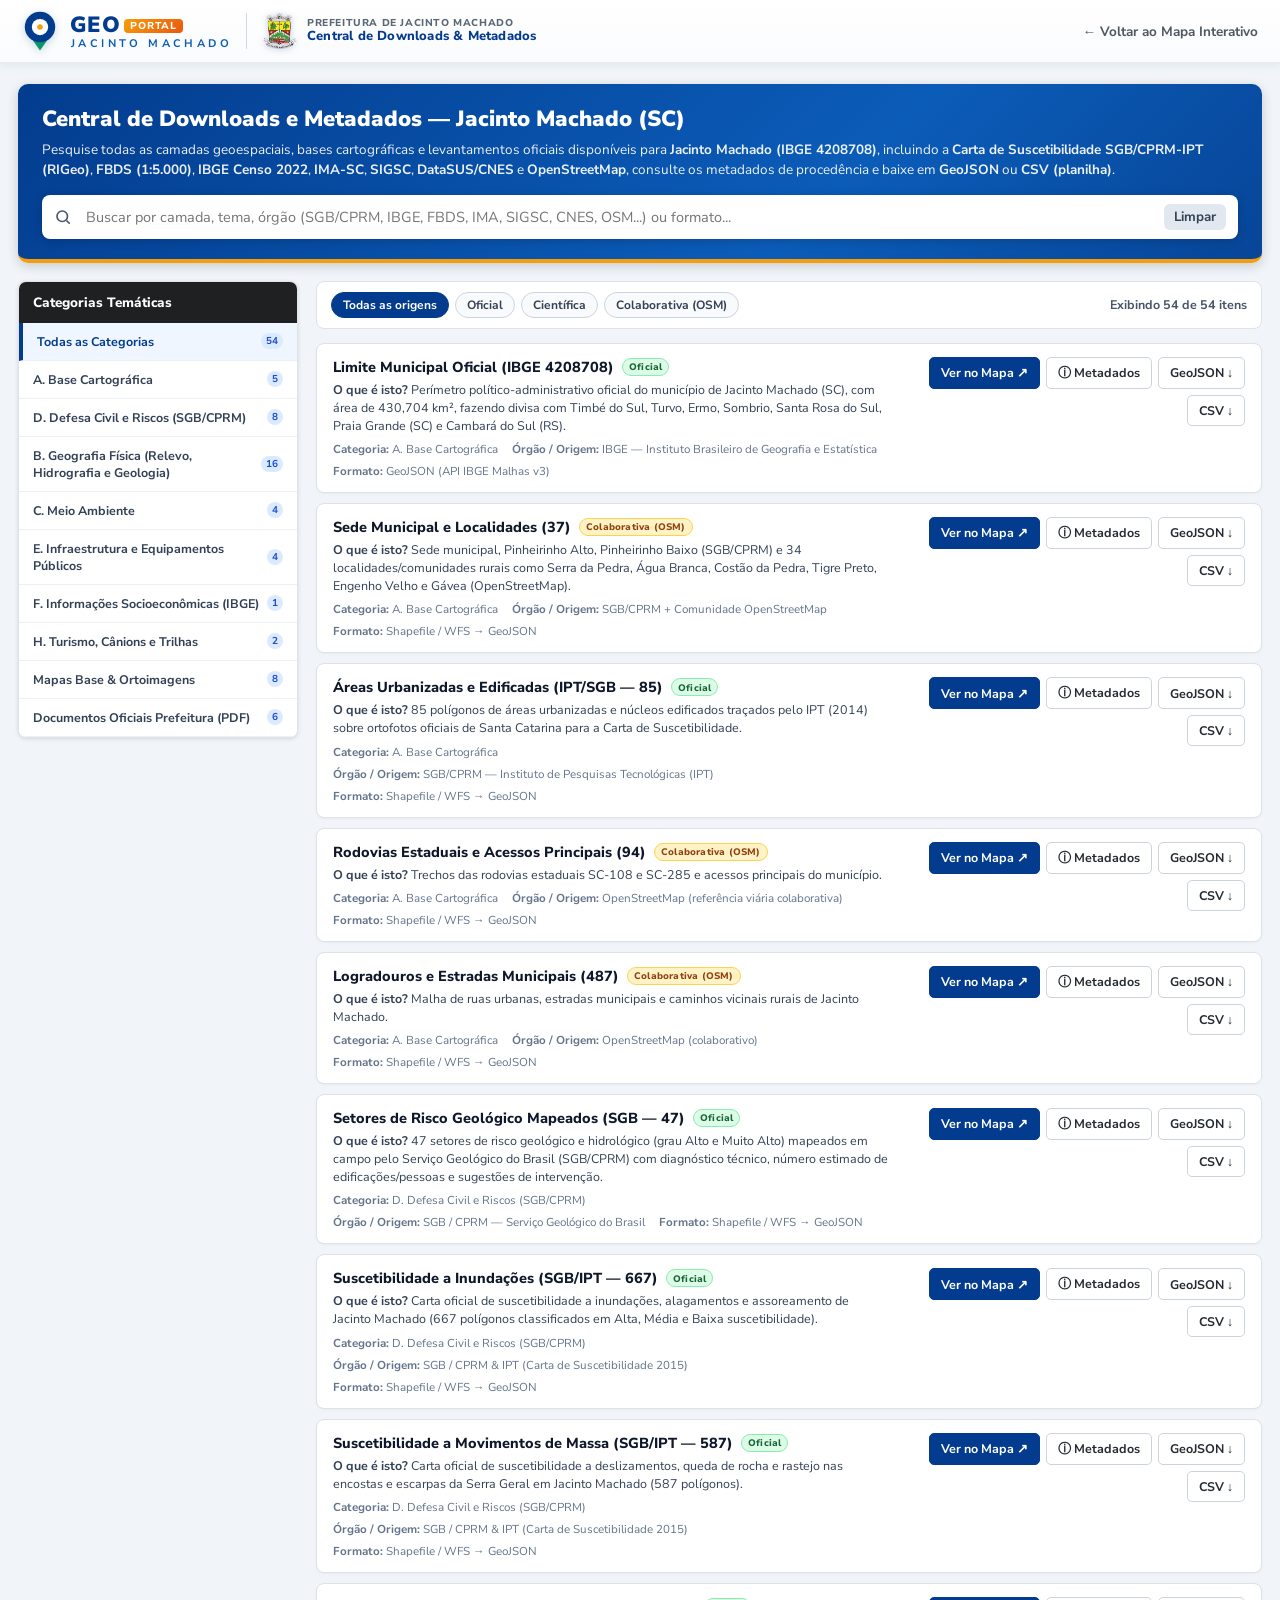
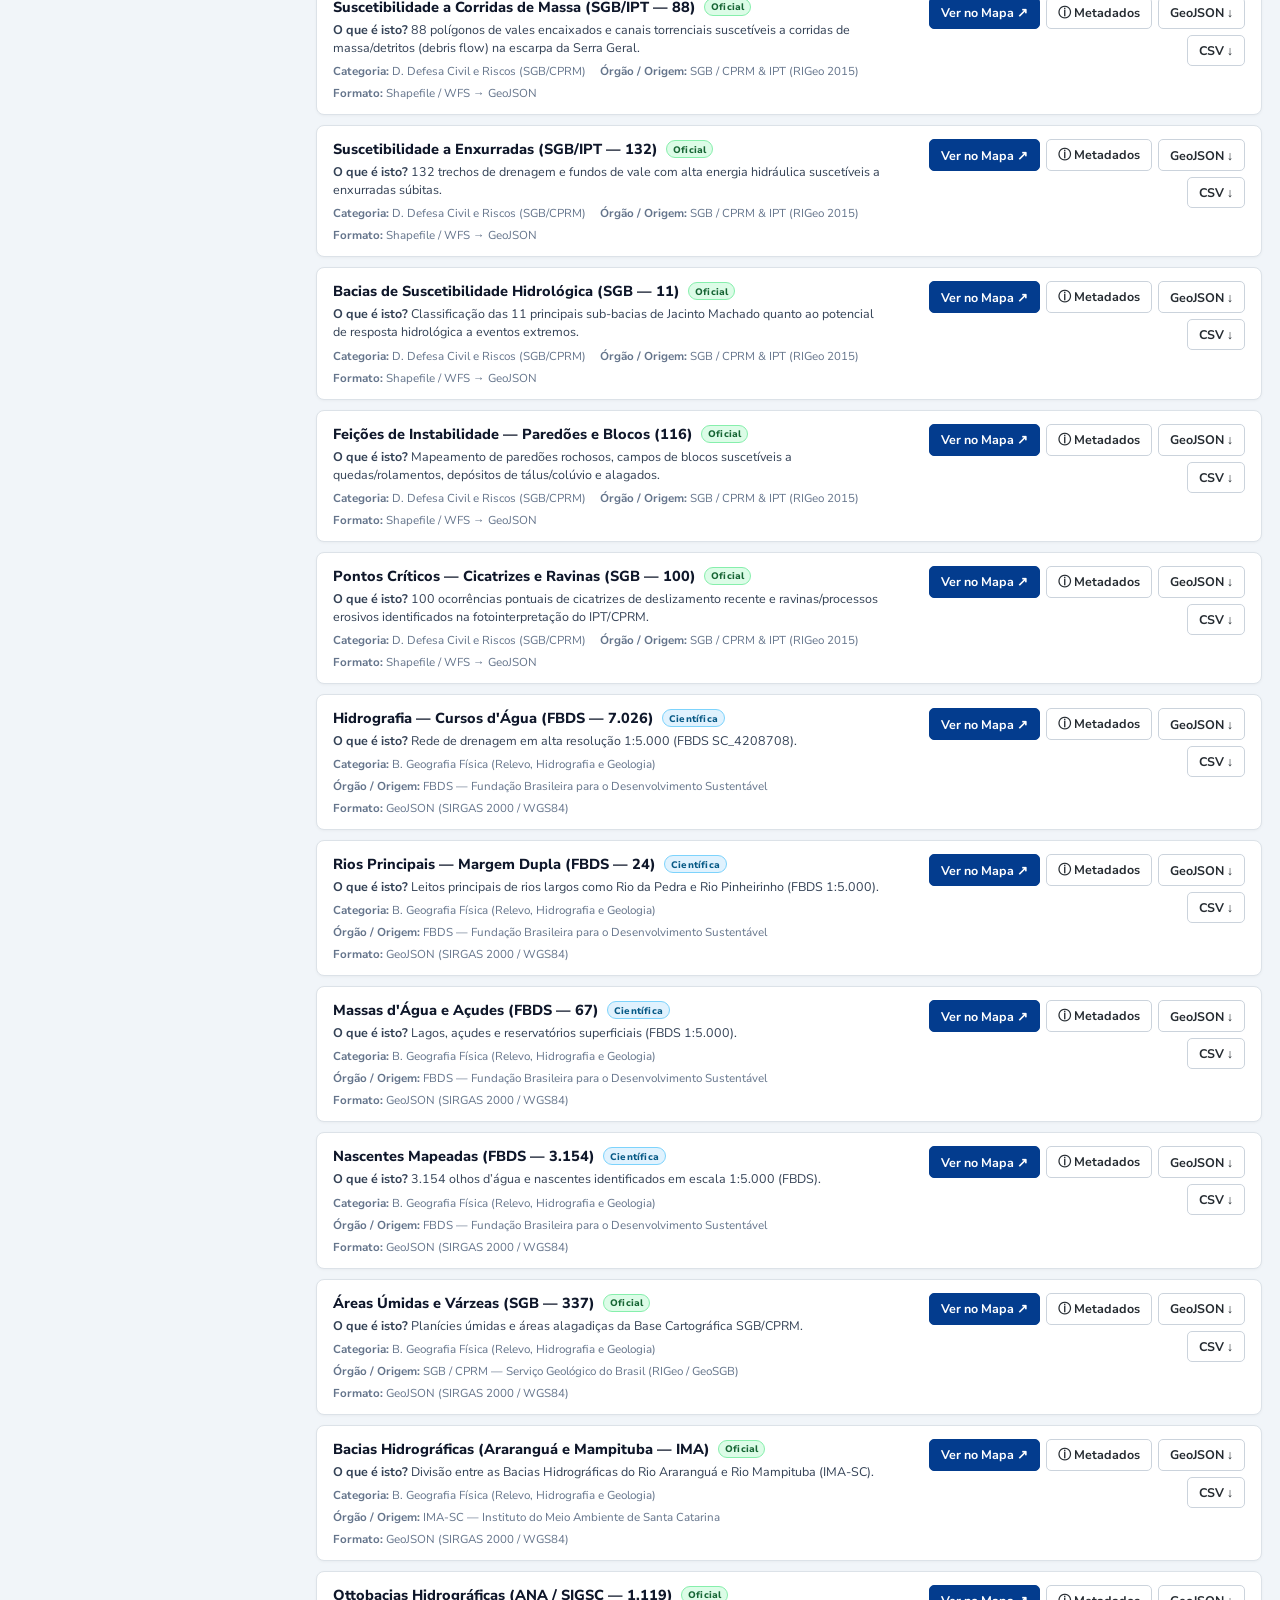
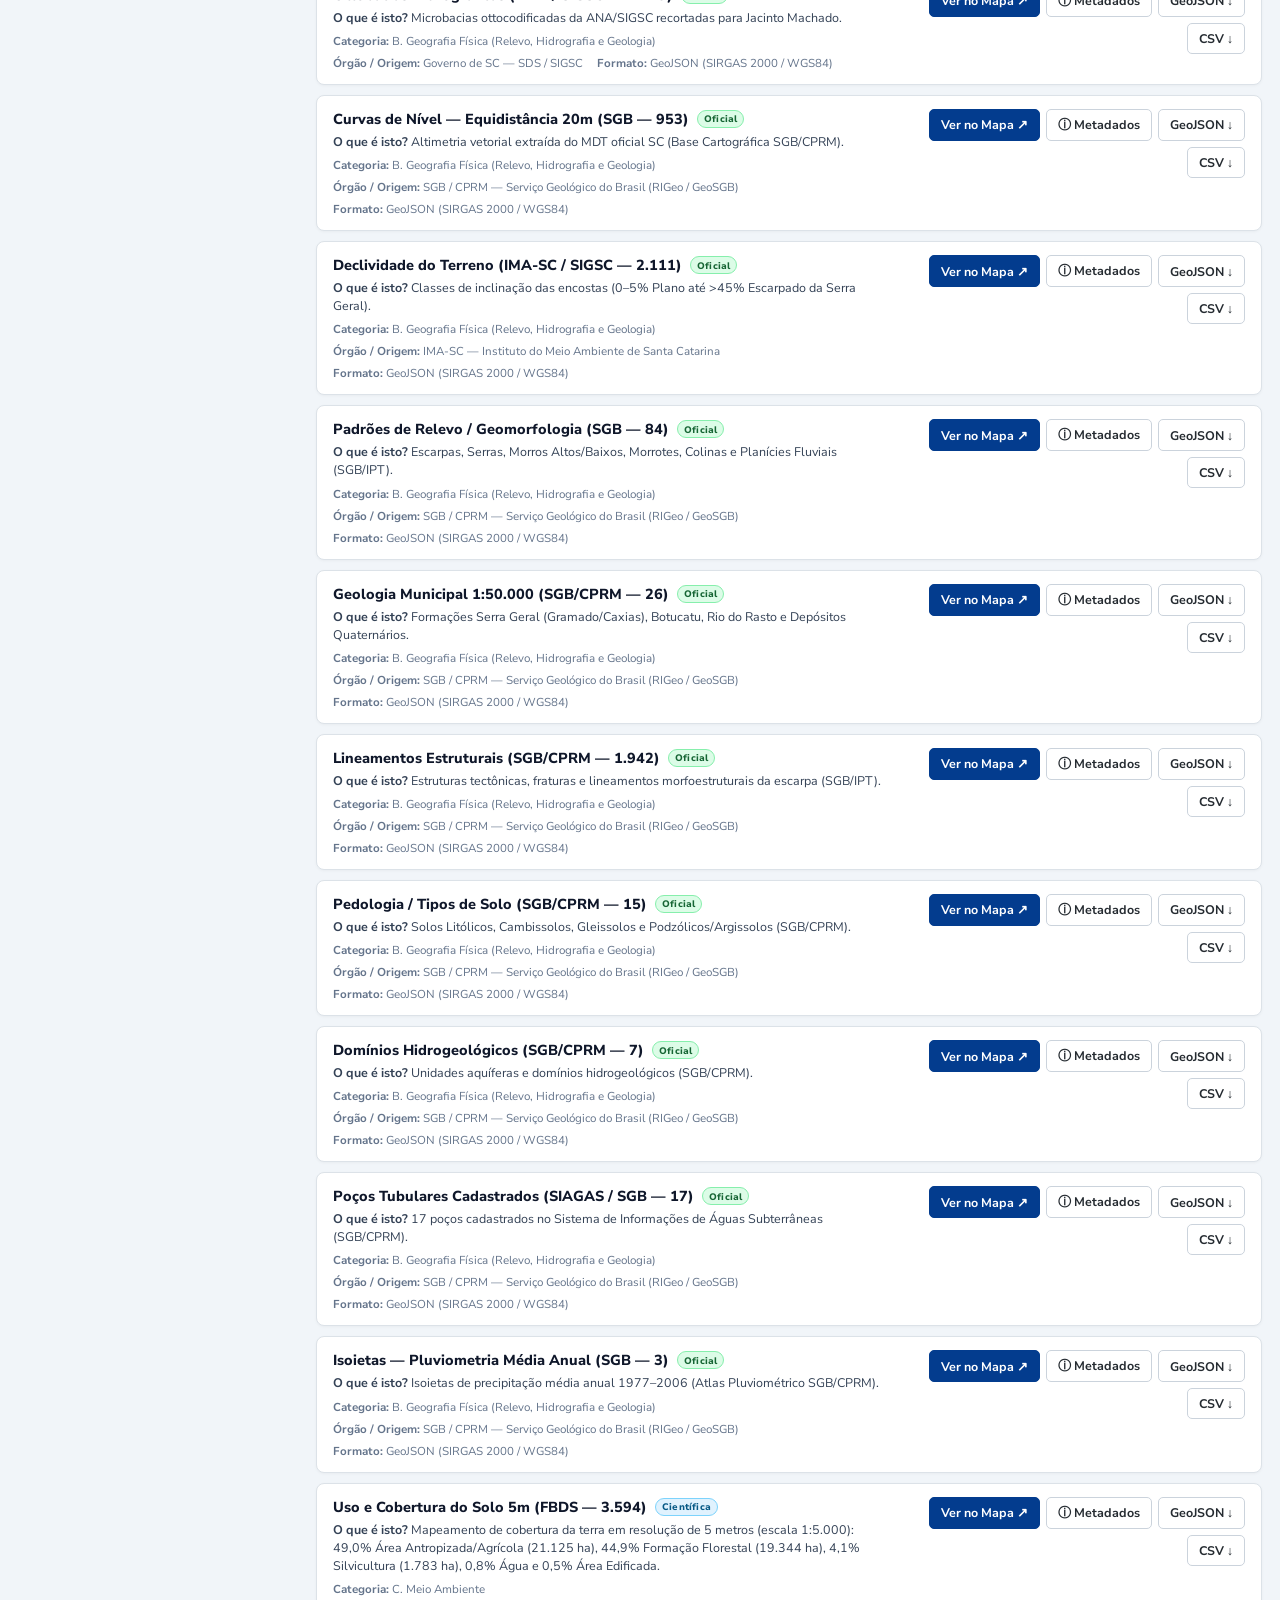
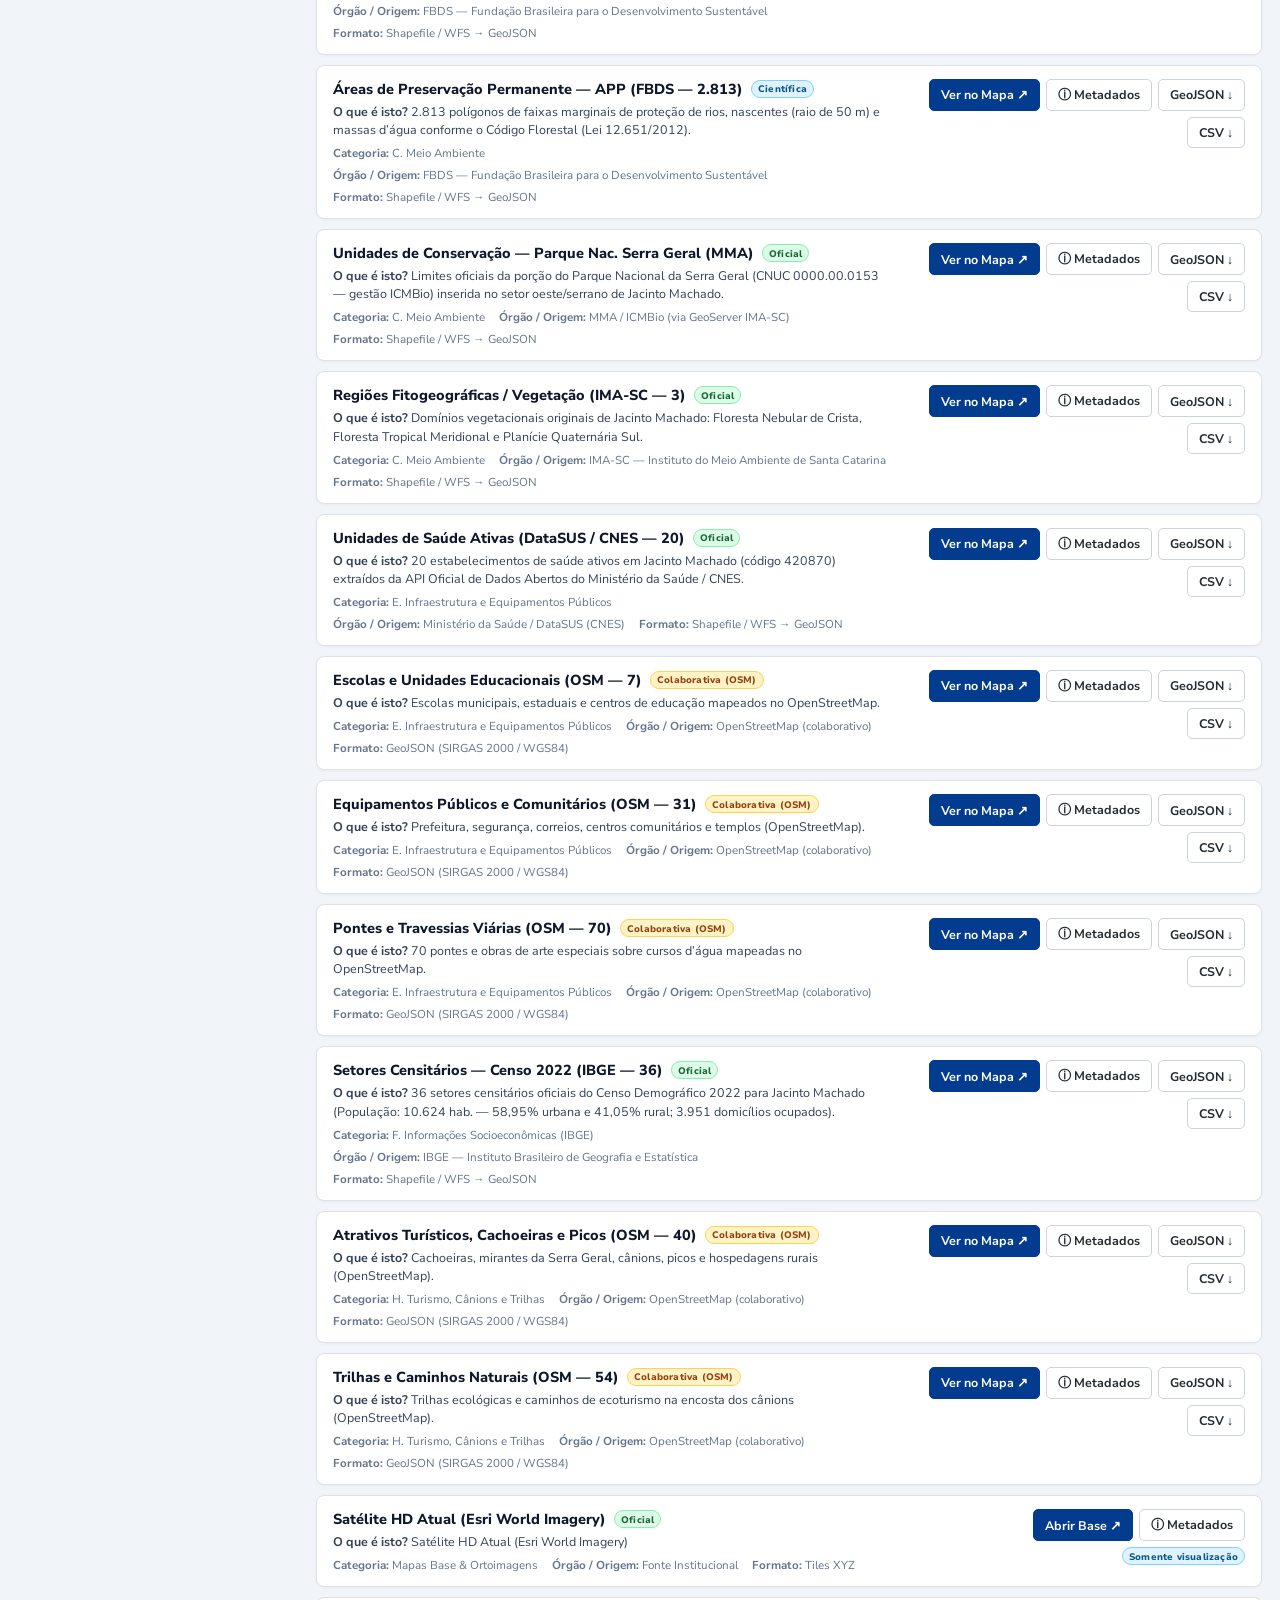
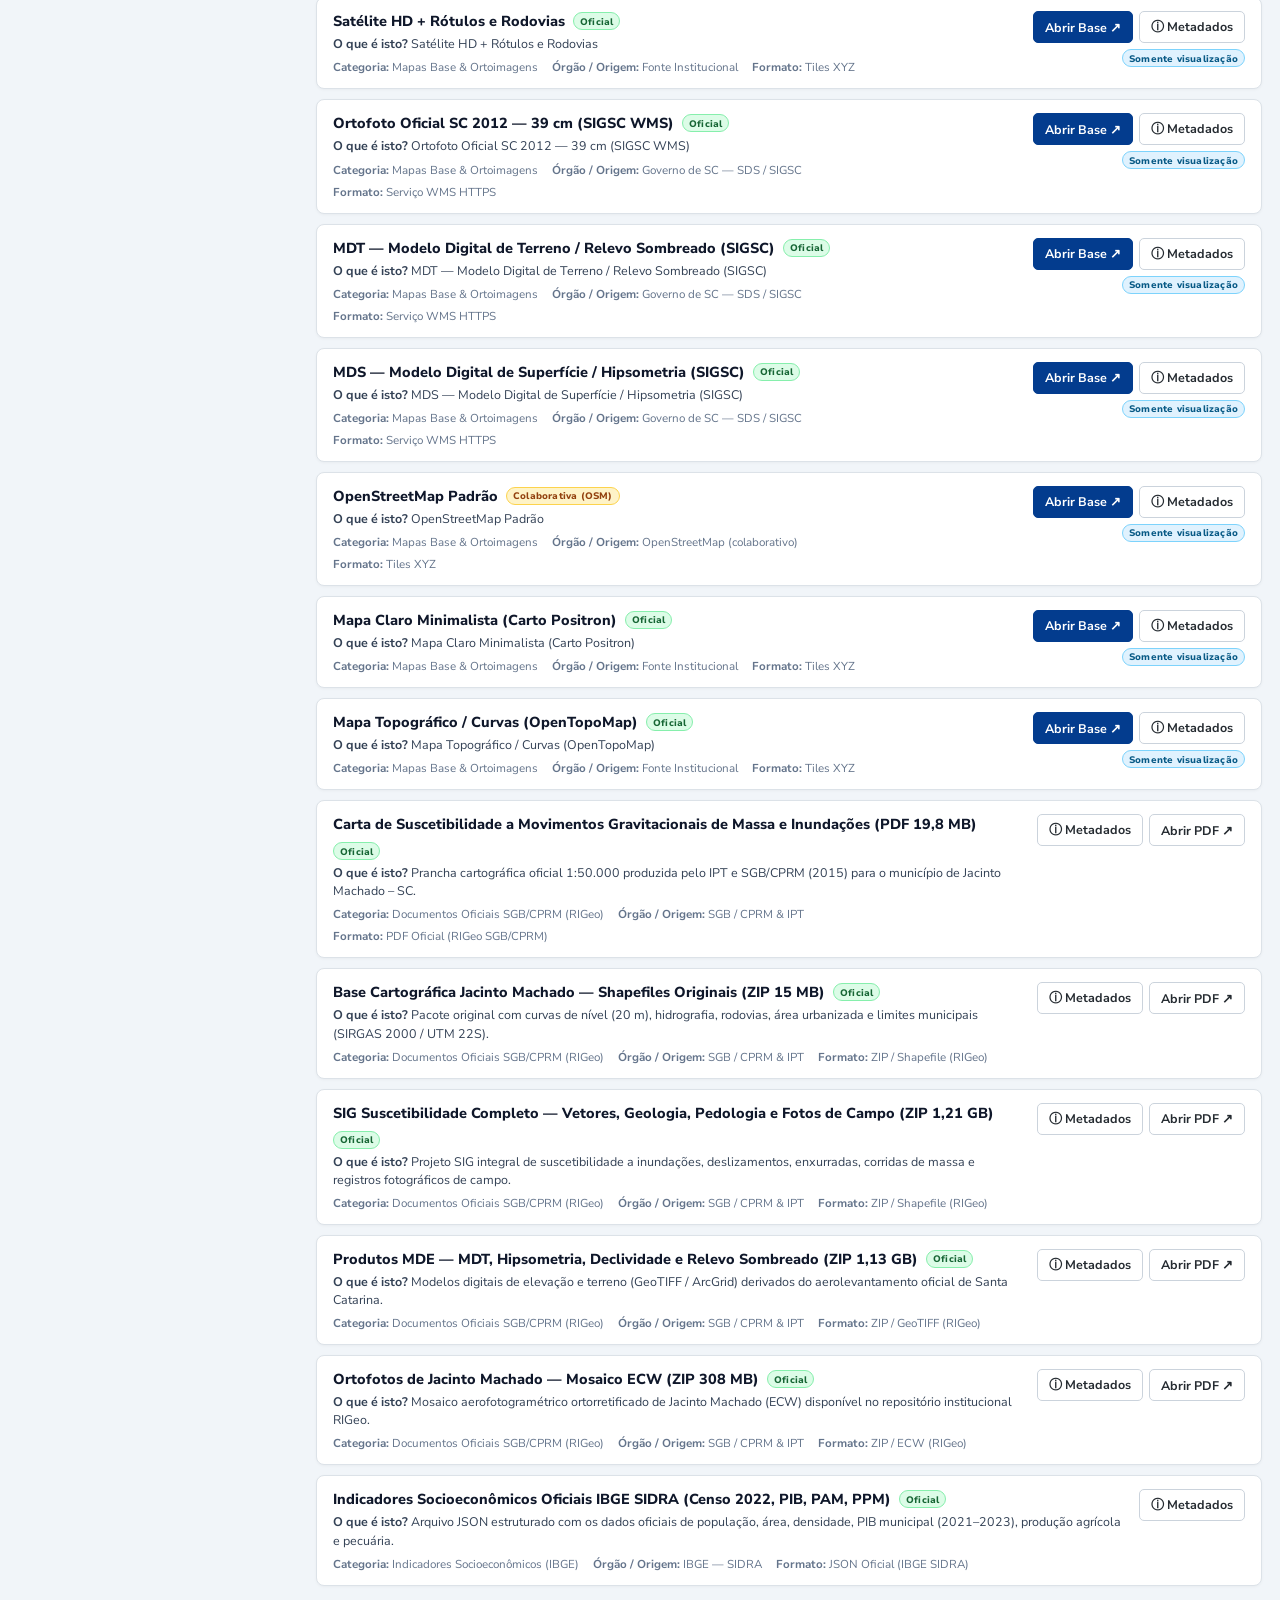
<file: downloads.html>
<!DOCTYPE html>
<html lang="pt-BR">
<head>
  <meta charset="UTF-8" />
  <meta name="viewport" content="width=device-width, initial-scale=1.0" />
  <title>Central de Downloads &amp; Catálogo de Dados — Geoportal Jacinto Machado (SC)</title>
  <link rel="icon" type="image/svg+xml" href="data:image/svg+xml,%3Csvg xmlns='http://www.w3.org/2000/svg' viewBox='0 0 46 50'%3E%3Cpath d='M12.5 32.5L23 47.5L33.5 32.5H12.5Z' fill='%23059669'/%3E%3Ccircle cx='23' cy='20.5' r='17.5' fill='%23033c8e'/%3E%3Ccircle cx='23' cy='20.5' r='9.4' fill='%23ffffff'/%3E%3Ccircle cx='23' cy='20.5' r='3.2' fill='%23f59e0b'/%3E%3C/svg%3E" />
  <link rel="preconnect" href="https://fonts.googleapis.com" />
  <link rel="preconnect" href="https://fonts.gstatic.com" crossorigin />
  <link href="https://fonts.googleapis.com/css2?family=Nunito+Sans:wght@400;600;700;800;900&display=swap" rel="stylesheet" />
  <link rel="stylesheet" href="css/geoportal.css" />
  <script>
    (() => {
      function getAvailableMapOpener() {
        try {
          if (window.opener && !window.opener.closed && window.opener.GeoPortalMapNav) {
            return window.opener;
          }
        } catch {
          // Cross-origin ou opener indisponível
        }
        return null;
      }

      function handleReturnToMapClick(e, { layerId = '', basemapId = '' } = {}) {
        if (e.defaultPrevented || e.button !== 0 || e.metaKey || e.ctrlKey || e.shiftKey || e.altKey) {
          return;
        }
        const opener = getAvailableMapOpener();
        if (!opener) return;
        e.preventDefault();
        try {
          if (layerId) opener.GeoPortalMapNav.activateLayer(layerId);
          else if (basemapId) opener.GeoPortalMapNav.activateBasemap(basemapId);
          else opener.GeoPortalMapNav.focusMap();
        } catch {
          const targetEl = e.target instanceof Element ? e.target : e.target?.parentElement;
          const link = targetEl?.closest?.('a[href]');
          if (link) window.location.href = link.href;
          return;
        }
        try { opener.focus(); } catch {}
        try { window.close(); } catch {}
      }

      window.__geoHandleReturnToMapClick = handleReturnToMapClick;

      document.addEventListener('click', (e) => {
        const targetEl = e.target instanceof Element ? e.target : e.target?.parentElement;
        if (targetEl?.closest?.('[data-return-to-map]')) {
          handleReturnToMapClick(e);
        }
      });
    })();
  </script>
  <style>
    html, body { overflow: auto !important; height: auto !important; background: #f1f5f9; }
    .dl-shell { max-width: 1320px; margin: 0 auto; padding: 20px 18px 44px; }
    .dl-hero {
      background: linear-gradient(135deg, #033c8e 0%, #0b5cb8 65%, #074598 100%);
      color: #ffffff; border-radius: 10px; padding: 20px 24px;
      border-bottom: 4px solid #f59e0b; margin-bottom: 18px; box-shadow: var(--shadow-md);
    }
    .dl-hero h1 { margin: 0 0 6px; font-size: 22px; font-weight: 900; }
    .dl-hero p { margin: 0 0 14px; font-size: 13.5px; color: rgba(255,255,255,0.92); line-height: 1.5; }
    .dl-search-box {
      display: flex; align-items: center; gap: 10px; background: #ffffff;
      border-radius: 8px; padding: 6px 12px; box-shadow: 0 2px 10px rgba(0,0,0,0.16);
    }
    .dl-search-box input { flex: 1; border: none; outline: none; font-size: 14.5px; padding: 6px 4px; color: #0f172a; }
    .dl-search-clear { border: none; background: #e2e8f0; color: #334155; border-radius: 6px; padding: 4px 10px; font-weight: 700; cursor: pointer; }
    .dl-layout { display: grid; grid-template-columns: 280px 1fr; gap: 18px; align-items: start; }
    .dl-sidebar { background: #ffffff; border: 1px solid #dfe3e8; border-radius: 8px; overflow: hidden; position: sticky; top: 16px; box-shadow: var(--shadow-sm); }
    .dl-side-head { background: #1e2022; color: #ffffff; padding: 11px 14px; font-weight: 800; font-size: 13.5px; }
    .dl-cat-btn {
      width: 100%; border: none; border-bottom: 1px solid #eef1f4; background: #ffffff;
      padding: 10px 14px; text-align: left; display: flex; align-items: center;
      justify-content: space-between; gap: 8px; cursor: pointer; font-size: 12.5px;
      font-weight: 700; color: #334155; transition: background 0.14s;
    }
    .dl-cat-btn:hover { background: #f1f5f9; color: var(--brand-navy); }
    .dl-cat-btn.active { background: #eff6ff; color: var(--brand-navy); border-left: 4px solid var(--brand-navy); }
    .dl-main { min-width: 0; }
    .dl-filter-bar {
      display: flex; align-items: center; justify-content: space-between; flex-wrap: wrap;
      gap: 10px; background: #ffffff; border: 1px solid #dfe3e8; border-radius: 8px;
      padding: 10px 14px; margin-bottom: 14px;
    }
    .dl-chips { display: flex; flex-wrap: wrap; gap: 6px; }
    .dl-chip { border: 1px solid #cbd5e1; background: #f8fafc; color: #334155; border-radius: 16px; padding: 4px 11px; font-size: 12px; font-weight: 700; cursor: pointer; }
    .dl-chip.active { background: var(--brand-navy); color: #ffffff; border-color: var(--brand-navy); }
    .dl-card {
      background: #ffffff; border: 1px solid #dce2e8; border-radius: 8px; padding: 13px 16px;
      margin-bottom: 10px; display: flex; align-items: flex-start; justify-content: space-between;
      gap: 16px; box-shadow: 0 1px 3px rgba(0,0,0,0.04);
    }
    .dl-card:hover { border-color: var(--brand-blue); box-shadow: var(--shadow-sm); }
    .dl-card-info { flex: 1; min-width: 0; }
    .dl-card-title { font-size: 14.5px; font-weight: 800; color: #0f172a; margin-bottom: 4px; display: flex; align-items: center; gap: 8px; flex-wrap: wrap; }
    .dl-card-what { font-size: 12.5px; color: #334155; line-height: 1.45; margin-bottom: 6px; }
    .dl-card-meta { font-size: 11.5px; color: #64748b; display: flex; flex-wrap: wrap; gap: 6px 14px; }
    .dl-card-actions { display: flex; flex-wrap: wrap; gap: 6px; justify-content: flex-end; flex-shrink: 0; max-width: 340px; }
    @media (max-width: 900px) {
      .dl-layout { grid-template-columns: 1fr; }
      .dl-sidebar { position: static; }
      .dl-card { flex-direction: column; }
      .dl-card-actions { max-width: none; justify-content: flex-start; }
    }
  </style>
</head>
<body>
  <header class="gp-header">
    <div class="gp-brand-group">
      <a href="index.html" class="gp-logo-link" data-return-to-map="1" title="Voltar ao Mapa Interativo do Geoportal Jacinto Machado">
        <svg class="gp-geo-pin-svg" viewBox="0 0 46 50" fill="none" xmlns="http://www.w3.org/2000/svg" aria-hidden="true">
          <path d="M12.5 32.5L23 47.5L33.5 32.5H12.5Z" fill="#059669"/>
          <circle cx="23" cy="20.5" r="17.5" fill="#033c8e"/>
          <circle cx="23" cy="20.5" r="9.4" fill="#ffffff"/>
          <circle cx="23" cy="20.5" r="3.2" fill="#f59e0b"/>
        </svg>
        <div class="gp-geo-wordmark">
          <div class="gp-geo-top"><span>GEO</span><span class="gp-geo-portal-tag">PORTAL</span></div>
          <span class="gp-geo-bottom">JACINTO MACHADO</span>
        </div>
      </a>
      <div class="gp-brand-divider" aria-hidden="true"></div>
      <div class="gp-municipal-lockup">
        <img src="assets/logo-prefeitura-jacinto-machado.png" alt="Brasão Oficial da Prefeitura de Jacinto Machado" class="gp-municipal-logo" width="40" height="40" />
        <div class="gp-municipal-text">
          <span class="gp-municipal-pref">PREFEITURA DE JACINTO MACHADO</span>
          <span class="gp-municipal-city">Central de Downloads &amp; Metadados</span>
        </div>
      </div>
    </div>
    <nav class="gp-nav">
      <a class="gp-nav-btn" href="index.html" data-return-to-map="1" style="text-decoration:none">← Voltar ao Mapa Interativo</a>
    </nav>
  </header>

  <main class="dl-shell">
    <section class="dl-hero">
      <h1>Central de Downloads e Metadados — Jacinto Machado (SC)</h1>
      <p>
        Pesquise todas as camadas geoespaciais, bases cartográficas e levantamentos oficiais disponíveis para <b>Jacinto Machado (IBGE 4208708)</b>,
        incluindo a <b>Carta de Suscetibilidade SGB/CPRM-IPT (RIGeo)</b>, <b>FBDS (1:5.000)</b>, <b>IBGE Censo 2022</b>, <b>IMA-SC</b>, <b>SIGSC</b>, <b>DataSUS/CNES</b> e <b>OpenStreetMap</b>,
        consulte os metadados de procedência e baixe em <b>GeoJSON</b> ou <b>CSV (planilha)</b>.
      </p>
      <div class="dl-search-box">
        <svg width="18" height="18" viewBox="0 0 24 24" fill="none" stroke="#475569" stroke-width="2.2"><circle cx="11" cy="11" r="7"/><path d="M21 21l-4.35-4.35"/></svg>
        <input type="text" id="dlSearchInput" placeholder="Buscar por camada, tema, órgão (SGB/CPRM, IBGE, FBDS, IMA, SIGSC, CNES, OSM...) ou formato..." autocomplete="off" />
        <button class="dl-search-clear" id="dlSearchClear">Limpar</button>
      </div>
    </section>

    <div class="dl-layout">
      <aside class="dl-sidebar" id="dlSidebar">
        <div class="dl-side-head">Categorias Temáticas</div>
        <div id="dlCategoryList"></div>
      </aside>

      <section class="dl-main">
        <div class="dl-filter-bar">
          <div class="dl-chips" id="dlSourceFilters">
            <button class="dl-chip active" data-src="ALL">Todas as origens</button>
            <button class="dl-chip" data-src="Oficial">Oficial</button>
            <button class="dl-chip" data-src="Científica">Científica</button>
            <button class="dl-chip" data-src="Colaborativa">Colaborativa (OSM)</button>
          </div>
          <div id="dlResultSummary" style="font-size:12.5px;font-weight:700;color:#475569">Carregando...</div>
        </div>
        <div id="dlResults"></div>
      </section>
    </div>
  </main>

  <div class="gp-modal-backdrop" id="dlModalBackdrop" role="dialog" aria-modal="true" style="inset:0">
    <div class="gp-modal">
      <div class="gp-modal-head">
        <h2 id="dlModalTitle">Metadados da Camada</h2>
        <button class="gp-drawer-icon-btn" id="dlModalClose" title="Fechar">×</button>
      </div>
      <div class="gp-modal-body" id="dlModalBody"></div>
    </div>
  </div>

  <script src="js/limite-jacinto.js"></script>
  <script src="js/jacinto-bundle.js"></script>
  <script src="js/jacinto-bundle-extra.js" defer></script>
  <script src="js/catalog.js"></script>
  <script src="js/metadata.js"></script>
  <script src="js/downloads-page.js"></script>
</body>
</html>
</file>
<file: css/geoportal.css>
/* ==========================================================================
   Geoportal Araquari — Folha de Estilos (Padrão Geoportal Floripa + Identidade Araquari)
   ========================================================================== */
:root {
  --header-h: 64px;
  --drawer-w: 350px;
  --brand-navy: #033c8e;
  --brand-blue: #0b5cb8;
  --brand-cyan: #0891b2;
  --brand-amber: #f59e0b;
  --brand-amber-dark: #d97706;
  --charcoal: #1e2022;
  --statusbar-bg: rgba(38, 43, 49, 0.94);
  --surface: #ffffff;
  --surface-alt: #f4f6f8;
  --border: #dfe3e8;
  --text-main: #242b33;
  --text-muted: #646c75;
  --shadow-sm: 0 1px 4px rgba(0, 0, 0, 0.12);
  --shadow-md: 0 3px 12px rgba(0, 0, 0, 0.18);
  --shadow-lg: 0 10px 30px rgba(0, 0, 0, 0.22);
  --font-sans: 'Nunito Sans', -apple-system, BlinkMacSystemFont, 'Segoe UI', Roboto, Arial, sans-serif;
  --font-mono: 'Consolas', 'SFMono-Regular', Menlo, Monaco, monospace;
}

*,
*::before,
*::after {
  box-sizing: border-box;
}

html,
body {
  margin: 0;
  padding: 0;
  width: 100%;
  height: 100%;
  overflow: hidden;
  font-family: var(--font-sans);
  font-size: 13.5px;
  color: var(--text-main);
  background: #ffffff;
  -webkit-font-smoothing: antialiased;
}

button,
input,
select {
  font-family: inherit;
}

/* =========================== CABEÇALHO SUPERIOR =========================== */
.gp-header {
  height: var(--header-h);
  background: linear-gradient(180deg, #ffffff 0%, #fafbfd 100%);
  border-bottom: 2px solid #e6ebf0;
  box-shadow: 0 2px 8px rgba(13, 75, 117, 0.07);
  display: flex;
  align-items: center;
  justify-content: space-between;
  padding: 0 20px;
  position: relative;
  z-index: 1500;
  user-select: none;
}

.gp-brand-group {
  display: flex;
  align-items: center;
  gap: 14px;
  min-width: 0;
}

.gp-logo-link {
  display: flex;
  align-items: center;
  gap: 10px;
  text-decoration: none;
  color: inherit;
}

/* Logo Principal GEO PORTAL ARAQUARI */
.gp-geo-pin-svg {
  width: 40px;
  height: 44px;
  flex-shrink: 0;
  filter: drop-shadow(0 2px 4px rgba(13, 75, 117, 0.22));
}

.gp-geo-wordmark {
  display: flex;
  flex-direction: column;
  line-height: 1;
}

.gp-geo-top {
  font-size: 22px;
  font-weight: 900;
  letter-spacing: 0.8px;
  color: var(--brand-navy);
  display: flex;
  align-items: baseline;
  gap: 4px;
}

.gp-geo-portal-tag {
  font-size: 10px;
  font-weight: 800;
  letter-spacing: 0.7px;
  text-transform: uppercase;
  background: linear-gradient(135deg, #f59e0b 0%, #ea580c 100%);
  color: #ffffff;
  padding: 2px 6px;
  border-radius: 4px;
  transform: translateY(-3px);
}

.gp-geo-bottom {
  font-size: 11px;
  font-weight: 700;
  letter-spacing: 3.4px;
  color: var(--brand-blue);
  text-transform: uppercase;
  margin-top: 2px;
  padding-left: 1px;
}

.gp-brand-divider {
  width: 1px;
  height: 36px;
  background: #d0d7e0;
}

.gp-municipal-lockup {
  display: flex;
  align-items: center;
  gap: 8px;
}

.gp-municipal-logo {
  width: 38px;
  height: 38px;
  object-fit: contain;
  flex-shrink: 0;
  display: block;
  filter: drop-shadow(0 1px 3px rgba(3, 60, 142, 0.22));
}

.gp-municipal-text {
  display: flex;
  flex-direction: column;
  line-height: 1.15;
}

.gp-municipal-pref {
  font-size: 10px;
  font-weight: 800;
  letter-spacing: 0.6px;
  color: #5b6774;
  text-transform: uppercase;
}

.gp-municipal-city {
  font-size: 13px;
  font-weight: 800;
  color: var(--brand-navy);
  letter-spacing: 0.2px;
}

/* Navegação Direita (padrão Floripa com destaque âmbar/ciano) */
.gp-nav {
  display: flex;
  align-items: center;
  gap: 22px;
}

.gp-nav-btn {
  background: none;
  border: none;
  padding: 6px 2px;
  font-size: 13.5px;
  font-weight: 700;
  color: #4f5760;
  cursor: pointer;
  position: relative;
  transition: color 0.16s ease;
  white-space: nowrap;
}

.gp-nav-btn:hover {
  color: var(--brand-navy);
}

.gp-nav-btn.active {
  color: var(--brand-amber-dark);
  font-weight: 800;
}

.gp-nav-btn.highlight-doc {
  color: var(--brand-navy);
  border-bottom: 2px solid var(--brand-cyan);
  padding-bottom: 4px;
}

.gp-nav-btn.highlight-doc:hover,
.gp-nav-btn.highlight-doc.active {
  color: var(--brand-blue);
  border-bottom-color: var(--brand-amber);
}

.gp-mobile-menu-btn {
  display: none;
  background: none;
  border: 1px solid #d5dbe2;
  border-radius: 5px;
  padding: 6px 8px;
  cursor: pointer;
  color: var(--text-main);
}

/* =========================== ÁREA DO MAPA =========================== */
.gp-workspace {
  position: relative;
  width: 100%;
  height: calc(100vh - var(--header-h));
  overflow: hidden;
  background: #ffffff;
}

#map {
  width: 100%;
  height: 100%;
  background-color: #1b2631;
  z-index: 1;
}

#map.map-light-bg {
  background-color: #eef2f6;
}

.leaflet-tile-container img {
  outline: 1px solid transparent;
}

#map.cursor-crosshair { cursor: crosshair !important; }
#map.cursor-identify { cursor: help !important; }
#map.cursor-zoombox { cursor: zoom-in !important; }

.leaflet-control-zoom {
  display: none !important;
}

.leaflet-control-attribution {
  background: rgba(255, 255, 255, 0.8) !important;
  font-size: 10px !important;
  color: #555 !important;
  padding: 1px 6px !important;
  margin-right: 4px !important;
}

/* ==================== BUSCA FLUTUANTE TOPO ESQUERDO ==================== */
.gp-search-wrap {
  position: absolute;
  top: 12px;
  left: 12px;
  z-index: 1050;
  display: flex;
  flex-direction: column;
  align-items: flex-start;
}

.gp-search-bar {
  display: flex;
  align-items: center;
  background: #ffffff;
  border: 1px solid rgba(0, 0, 0, 0.14);
  border-radius: 6px;
  box-shadow: var(--shadow-md);
  height: 38px;
  width: 38px;
  overflow: hidden;
  transition: width 0.22s ease;
}

.gp-search-bar.expanded {
  width: 345px;
}

.gp-search-toggle {
  width: 38px;
  height: 36px;
  border: none;
  background: transparent;
  display: flex;
  align-items: center;
  justify-content: center;
  cursor: pointer;
  color: #2b3036;
  flex-shrink: 0;
}

.gp-search-toggle:hover {
  background: #f0f3f6;
}

.gp-search-input {
  flex: 1;
  border: none;
  outline: none;
  font-size: 13px;
  color: var(--text-main);
  padding: 0 6px;
  min-width: 0;
  display: none;
}

.gp-search-bar.expanded .gp-search-input {
  display: block;
}

.gp-search-clear {
  border: none;
  background: none;
  color: #7c858f;
  cursor: pointer;
  padding: 0 10px;
  font-size: 16px;
  display: none;
}

.gp-search-bar.expanded.has-text .gp-search-clear {
  display: block;
}

.gp-search-results {
  margin-top: 6px;
  width: 345px;
  max-height: 340px;
  overflow-y: auto;
  background: #ffffff;
  border-radius: 6px;
  box-shadow: var(--shadow-lg);
  border: 1px solid #dfe3e8;
  display: none;
}

.gp-search-results.open {
  display: block;
}

.gp-search-item {
  padding: 9px 12px;
  border-bottom: 1px solid #eef0f3;
  cursor: pointer;
  display: flex;
  align-items: flex-start;
  gap: 9px;
}

.gp-search-item:last-child {
  border-bottom: none;
}

.gp-search-item:hover {
  background: #f0f7fc;
}

.gp-search-badge {
  font-size: 10px;
  font-weight: 700;
  text-transform: uppercase;
  padding: 2px 6px;
  border-radius: 4px;
  background: #e6f2fa;
  color: var(--brand-navy);
  flex-shrink: 0;
  margin-top: 2px;
}

.gp-search-item-title {
  font-weight: 700;
  font-size: 13px;
  color: #1f252b;
}

.gp-search-item-sub {
  font-size: 11.5px;
  color: #6b7280;
  margin-top: 1px;
}

.gp-search-empty {
  padding: 12px;
  font-size: 12.5px;
  color: #6b7280;
  text-align: center;
}

/* ================= BARRA VERTICAL ESQUERDA (NAVEGAÇÃO) ================= */
.gp-left-toolbar {
  position: absolute;
  bottom: 22px;
  left: 12px;
  z-index: 1040;
  background: #ffffff;
  border-radius: 8px;
  box-shadow: var(--shadow-md);
  border: 1px solid rgba(0, 0, 0, 0.12);
  display: flex;
  flex-direction: column;
  padding: 4px 0;
  width: 38px;
}

/* ================= BARRA VERTICAL DIREITA (FERRAMENTAS) ================ */
.gp-right-toolbar {
  position: absolute;
  top: 12px;
  right: calc(var(--drawer-w) + 12px);
  z-index: 1045;
  background: #ffffff;
  border-radius: 8px;
  box-shadow: var(--shadow-md);
  border: 1px solid rgba(0, 0, 0, 0.12);
  display: flex;
  flex-direction: column;
  padding: 4px 0;
  width: 38px;
  transition: right 0.24s ease;
}

.gp-workspace.drawer-closed .gp-right-toolbar {
  right: 12px;
}

.gp-tool-btn {
  width: 36px;
  height: 34px;
  border: none;
  background: transparent;
  color: #2c3238;
  display: flex;
  align-items: center;
  justify-content: center;
  cursor: pointer;
  position: relative;
  transition: background 0.15s ease, color 0.15s ease;
}

.gp-tool-btn:hover {
  background: #eef3f7;
  color: var(--brand-navy);
}

.gp-tool-btn.active {
  background: #e2f1fb;
  color: var(--brand-navy);
}

.gp-tool-btn.active::before {
  content: '';
  position: absolute;
  left: 0;
  top: 6px;
  bottom: 6px;
  width: 3px;
  border-radius: 0 3px 3px 0;
  background: var(--brand-navy);
}

.gp-tool-btn:disabled {
  opacity: 0.35;
  cursor: not-allowed;
}

/* ==================== PAINEL CONTROLE DE CAMADAS ==================== */
.gp-drawer {
  position: absolute;
  top: 0;
  right: 0;
  width: var(--drawer-w);
  height: 100%;
  background: #f4f5f7;
  border-left: 1px solid #d5d9df;
  box-shadow: -3px 0 14px rgba(0, 0, 0, 0.14);
  z-index: 1060;
  display: flex;
  flex-direction: column;
  transition: transform 0.24s ease;
}

.gp-workspace.drawer-closed .gp-drawer {
  transform: translateX(100%);
}

.gp-drawer-header {
  height: 44px;
  background: var(--charcoal);
  color: #ffffff;
  display: flex;
  align-items: center;
  justify-content: space-between;
  padding: 0 12px 0 14px;
  flex-shrink: 0;
}

.gp-drawer-title {
  font-size: 14px;
  font-weight: 700;
  letter-spacing: 0.15px;
}

.gp-drawer-header-actions {
  display: flex;
  align-items: center;
  gap: 6px;
}

.gp-drawer-icon-btn {
  width: 26px;
  height: 26px;
  border: none;
  background: transparent;
  color: #e4e7eb;
  border-radius: 4px;
  cursor: pointer;
  display: flex;
  align-items: center;
  justify-content: center;
  font-size: 16px;
  line-height: 1;
}

.gp-drawer-icon-btn:hover {
  background: rgba(255, 255, 255, 0.15);
  color: #ffffff;
}

.gp-drawer-search-box {
  background: #ffffff;
  border-bottom: 1px solid #dfe3e8;
  padding: 8px 12px;
  flex-shrink: 0;
}

.gp-drawer-search-input {
  width: 100%;
  border: 1px solid #d9dee4;
  border-radius: 4px;
  padding: 7px 10px;
  font-size: 13px;
  color: var(--text-main);
  outline: none;
  transition: border-color 0.15s;
}

.gp-drawer-search-input:focus {
  border-color: var(--brand-cyan);
}

.gp-drawer-subbar {
  display: flex;
  align-items: center;
  justify-content: space-between;
  padding: 6px 10px;
  background: #eceff2;
  border-bottom: 1px solid #dcdfe4;
  font-size: 11.5px;
  flex-shrink: 0;
}

.gp-drawer-tabs {
  display: flex;
  gap: 3px;
}

.gp-tab-pill {
  border: 1px solid transparent;
  background: transparent;
  color: #505862;
  padding: 3px 8px;
  border-radius: 4px;
  font-size: 11.5px;
  font-weight: 700;
  cursor: pointer;
}

.gp-tab-pill.active {
  background: #ffffff;
  color: var(--brand-navy);
  border-color: #d0d7de;
  box-shadow: 0 1px 2px rgba(0, 0, 0, 0.05);
}

.gp-clear-layers-btn {
  border: none;
  background: none;
  color: #b91c1c;
  font-size: 11.5px;
  font-weight: 700;
  cursor: pointer;
  padding: 2px 4px;
}

.gp-clear-layers-btn:hover {
  text-decoration: underline;
}

.gp-drawer-body {
  flex: 1;
  overflow-y: auto;
  padding: 4px 0 18px;
}

.gp-drawer-body::-webkit-scrollbar {
  width: 6px;
}
.gp-drawer-body::-webkit-scrollbar-thumb {
  background: #c4cbd3;
  border-radius: 3px;
}

.gp-layer-row {
  display: flex;
  align-items: center;
  gap: 8px;
  padding: 8px 10px 8px 12px;
  border-bottom: 1px solid #e7eaee;
  background: #f4f5f7;
  transition: background 0.14s;
}

.gp-layer-row:hover {
  background: #eaedf1;
}

.gp-layer-row.is-basemap {
  background: #ffffff;
  font-weight: 700;
}

.gp-layer-row.is-clip-toggle {
  background: #f0f7fc;
  font-size: 12px;
  font-weight: 700;
  color: var(--brand-navy);
  padding: 6px 10px 6px 12px;
  border-bottom: 1px solid #d5e6f2;
}

.gp-layer-row.is-group {
  font-weight: 700;
  color: #222830;
  cursor: pointer;
}

.gp-layer-row.is-child {
  padding-left: 26px;
  background: #fbfcfd;
  font-weight: 600;
  font-size: 12.6px;
  color: #363e47;
}

.gp-layer-row.is-child:hover {
  background: #eef5fb;
}

.gp-checkbox {
  width: 15px;
  height: 15px;
  accent-color: var(--brand-navy);
  cursor: pointer;
  flex-shrink: 0;
  margin: 0;
}

.gp-swatch {
  width: 13px;
  height: 13px;
  border-radius: 3px;
  flex-shrink: 0;
  border: 1px solid rgba(0, 0, 0, 0.28);
}

.gp-swatch.is-line {
  height: 4px;
  border-radius: 2px;
  border: none;
}

.gp-swatch.is-point {
  width: 10px;
  height: 10px;
  border-radius: 50%;
  border: 1.5px solid #ffffff;
  box-shadow: 0 0 0 1px rgba(0, 0, 0, 0.25);
}

.gp-layer-label {
  flex: 1;
  min-width: 0;
  line-height: 1.28;
  cursor: pointer;
  word-break: break-word;
}

.gp-layer-meta-inline {
  display: flex;
  align-items: center;
  gap: 4px;
  flex-shrink: 0;
}

.gp-badge-count {
  font-size: 10px;
  font-weight: 700;
  padding: 1px 5px;
  border-radius: 10px;
  background: #dbeafe;
  color: #1d4ed8;
}

.gp-badge-zoom {
  font-size: 10px;
  font-weight: 700;
  padding: 1px 6px;
  border-radius: 10px;
  background: #fef3c7;
  color: #b45309;
  border: 1px solid #fcd34d;
  cursor: pointer;
}

.gp-badge-zoom:hover {
  background: #fde68a;
}

.gp-badge-fallback {
  font-size: 9.5px;
  font-weight: 700;
  padding: 1px 5px;
  border-radius: 10px;
  background: #e0f2fe;
  color: #0369a1;
  border: 1px solid #bae6fd;
}

.gp-badge-error {
  font-size: 9.5px;
  font-weight: 700;
  padding: 1px 6px;
  border-radius: 10px;
  background: #fee2e2;
  color: #b91c1c;
  border: 1px solid #fecaca;
  cursor: pointer;
}

.gp-badge-error:hover {
  background: #fecaca;
}

.gp-conn-banner {
  margin: 6px 10px;
  padding: 7px 10px;
  border-radius: 6px;
  font-size: 11px;
  line-height: 1.38;
  display: flex;
  align-items: center;
  justify-content: space-between;
  gap: 8px;
}

.gp-conn-banner.is-contingency {
  background: #eff6ff;
  border: 1px solid #bfdbfe;
  color: #1e40af;
}

.gp-conn-banner.is-live {
  background: #ecfdf5;
  border: 1px solid #a7f3d0;
  color: #065f46;
}

.gp-conn-retry-btn {
  border: 1px solid currentColor;
  background: #ffffff;
  color: inherit;
  border-radius: 4px;
  padding: 2px 7px;
  font-size: 10.5px;
  font-weight: 700;
  cursor: pointer;
  flex-shrink: 0;
}

.gp-conn-retry-btn:hover {
  opacity: 0.85;
}

.gp-spinner {
  width: 13px;
  height: 13px;
  border: 2px solid #cbd5e1;
  border-top-color: var(--brand-navy);
  border-radius: 50%;
  animation: gpSpin 0.65s linear infinite;
  flex-shrink: 0;
}

@keyframes gpSpin {
  to { transform: rotate(360deg); }
}

.gp-row-btn {
  width: 24px;
  height: 24px;
  border: none;
  background: transparent;
  color: #5b636c;
  border-radius: 4px;
  cursor: pointer;
  display: flex;
  align-items: center;
  justify-content: center;
  flex-shrink: 0;
  font-size: 14px;
}

.gp-row-btn:hover {
  background: rgba(0, 0, 0, 0.08);
  color: #111;
}

.gp-row-btn:disabled {
  opacity: 0.28;
  cursor: not-allowed;
}

.gp-chevron {
  transition: transform 0.18s ease;
}

.gp-group.expanded > .gp-layer-row .gp-chevron {
  transform: rotate(180deg);
}

.gp-group-children {
  display: none;
}

.gp-group.expanded > .gp-group-children {
  display: block;
}

.gp-layer-options {
  background: #eef2f6;
  border-bottom: 1px solid #dce2e8;
  padding: 8px 14px 10px 28px;
  font-size: 12px;
  display: flex;
  flex-direction: column;
  gap: 7px;
}

.gp-opacity-row {
  display: flex;
  align-items: center;
  gap: 8px;
}

.gp-opacity-row input[type='range'] {
  flex: 1;
  accent-color: var(--brand-navy);
}

.gp-opt-actions {
  display: flex;
  flex-wrap: wrap;
  gap: 5px;
}

.gp-opt-btn {
  border: 1px solid #cbd3dc;
  background: #ffffff;
  color: #2c343d;
  border-radius: 4px;
  padding: 3px 8px;
  font-size: 11px;
  font-weight: 700;
  cursor: pointer;
  text-decoration: none;
  display: inline-flex;
  align-items: center;
  gap: 4px;
}

.gp-opt-btn:hover {
  border-color: var(--brand-navy);
  color: var(--brand-navy);
  background: #f0f7fc;
}

.gp-opt-desc {
  color: #5a636e;
  font-size: 11.5px;
  line-height: 1.35;
}

/* Aba Ordem de Empilhamento */
.gp-order-panel {
  padding: 10px 12px;
}

.gp-order-hint {
  font-size: 11.5px;
  color: #55606e;
  background: #e9f3fa;
  border: 1px solid #cfe3f2;
  border-radius: 5px;
  padding: 7px 9px;
  margin-bottom: 10px;
  line-height: 1.4;
}

.gp-order-card {
  background: #ffffff;
  border: 1px solid #dde2e8;
  border-radius: 6px;
  padding: 8px 10px;
  margin-bottom: 8px;
  box-shadow: 0 1px 2px rgba(0, 0, 0, 0.04);
}

.gp-order-top {
  display: flex;
  align-items: center;
  gap: 7px;
  margin-bottom: 6px;
}

.gp-order-rank {
  font-size: 10px;
  font-weight: 800;
  color: #ffffff;
  background: var(--brand-navy);
  border-radius: 4px;
  padding: 1px 5px;
  flex-shrink: 0;
}

.gp-order-name {
  flex: 1;
  font-size: 12.2px;
  font-weight: 700;
  color: #1f2937;
  line-height: 1.25;
}

/* Aba Legenda Ativa */
.gp-legend-panel {
  padding: 10px 14px;
}

.gp-legend-card {
  background: #ffffff;
  border: 1px solid #e1e5ea;
  border-radius: 6px;
  padding: 10px 12px;
  margin-bottom: 10px;
}

.gp-legend-title {
  font-weight: 700;
  font-size: 12.5px;
  color: #1f252b;
  margin-bottom: 8px;
}

.gp-legend-grid {
  display: grid;
  grid-template-columns: repeat(2, minmax(0, 1fr));
  gap: 5px 8px;
}

.gp-legend-item {
  display: flex;
  align-items: center;
  gap: 6px;
  font-size: 11.5px;
  color: #3d454e;
}

/* ================= BARRA DE STATUS INFERIOR ================= */
.gp-statusbar {
  position: absolute;
  bottom: 0;
  right: calc(var(--drawer-w) + 12px);
  z-index: 1040;
  height: 27px;
  background: var(--statusbar-bg);
  color: #f1f3f5;
  display: flex;
  align-items: center;
  gap: 10px;
  padding: 0 10px;
  border-radius: 4px 4px 0 0;
  font-size: 11.5px;
  font-family: var(--font-mono);
  box-shadow: 0 -1px 8px rgba(0, 0, 0, 0.22);
  transition: right 0.24s ease;
  user-select: none;
}

.gp-workspace.drawer-closed .gp-statusbar {
  right: 12px;
}

.gp-status-sep {
  width: 1px;
  height: 15px;
  background: rgba(255, 255, 255, 0.25);
}

.gp-status-select {
  background: transparent;
  color: #f8fafc;
  border: none;
  outline: none;
  font-family: var(--font-mono);
  font-size: 11.5px;
  cursor: pointer;
}

.gp-status-select option {
  background: #2b2f33;
  color: #ffffff;
}

.gp-scale-bar-wrap {
  display: flex;
  align-items: center;
  gap: 6px;
}

.gp-scale-line {
  height: 8px;
  border-left: 2px solid #ffffff;
  border-right: 2px solid #ffffff;
  border-bottom: 2px solid #ffffff;
  display: flex;
  align-items: flex-end;
  justify-content: center;
  font-size: 10.5px;
  padding-bottom: 2px;
  min-width: 56px;
  line-height: 1;
}

/* ==================== PAINÉIS FLUTUANTES DE FERRAMENTAS ==================== */
.gp-floating-panel {
  position: absolute;
  top: 12px;
  right: calc(var(--drawer-w) + 60px);
  width: 330px;
  max-height: calc(100% - 56px);
  background: #ffffff;
  border-radius: 7px;
  box-shadow: var(--shadow-lg);
  border: 1px solid #d5dbe2;
  z-index: 1070;
  display: none;
  flex-direction: column;
  overflow: hidden;
  transition: right 0.24s ease;
}

.gp-workspace.drawer-closed .gp-floating-panel {
  right: 60px;
}

.gp-floating-panel.open {
  display: flex;
}

.gp-fp-header {
  background: var(--charcoal);
  color: #ffffff;
  padding: 9px 12px;
  display: flex;
  align-items: center;
  justify-content: space-between;
  font-weight: 700;
  font-size: 13px;
}

.gp-fp-close {
  background: none;
  border: none;
  color: #d1d5db;
  font-size: 18px;
  cursor: pointer;
  line-height: 1;
  padding: 0 4px;
}

.gp-fp-close:hover {
  color: #ffffff;
}

.gp-fp-body {
  padding: 12px;
  overflow-y: auto;
  font-size: 12.5px;
}

.gp-btn-row {
  display: flex;
  gap: 6px;
  flex-wrap: wrap;
  margin-bottom: 10px;
}

.gp-btn {
  border: 1px solid #cbd3dc;
  background: #ffffff;
  color: #252b31;
  padding: 6px 11px;
  border-radius: 5px;
  font-size: 12.5px;
  font-weight: 700;
  cursor: pointer;
  display: inline-flex;
  align-items: center;
  gap: 5px;
  text-decoration: none;
  transition: all 0.14s;
}

.gp-btn:hover {
  background: #f1f5f9;
  border-color: #94a3b8;
}

.gp-btn.primary {
  background: var(--brand-navy);
  color: #ffffff;
  border-color: var(--brand-navy);
}

.gp-btn.primary:hover {
  background: #093859;
}

.gp-btn.danger {
  color: #b91c1c;
  border-color: #fecaca;
  background: #fef2f2;
}

.gp-btn.danger:hover {
  background: #fee2e2;
}

.gp-btn.active {
  background: #e0f2fe;
  color: var(--brand-navy);
  border-color: var(--brand-navy);
}

/* Cards de Mapas Base */
.gp-basemap-grid {
  display: grid;
  grid-template-columns: repeat(2, 1fr);
  gap: 8px;
  margin-bottom: 12px;
}

.gp-basemap-card {
  border: 1.5px solid #d9dfe6;
  border-radius: 6px;
  padding: 8px 9px;
  cursor: pointer;
  background: #fbfcfd;
  transition: all 0.14s;
}

.gp-basemap-card:hover {
  border-color: var(--brand-cyan);
  background: #f0f9ff;
}

.gp-basemap-card.active {
  border-color: var(--brand-navy);
  background: #e6f3fb;
  box-shadow: 0 0 0 1px var(--brand-navy);
}

.gp-basemap-year {
  display: inline-block;
  font-size: 10px;
  font-weight: 800;
  padding: 1px 6px;
  border-radius: 10px;
  background: var(--brand-navy);
  color: #ffffff;
  margin-bottom: 4px;
}

.gp-basemap-name {
  font-weight: 700;
  font-size: 12px;
  color: #1e252c;
  line-height: 1.25;
}

/* Cortina Temporal (Swipe) */
.gp-swipe-divider {
  position: absolute;
  top: 0;
  bottom: 0;
  width: 4px;
  background: #ffffff;
  box-shadow: 0 0 10px rgba(0, 0, 0, 0.55);
  z-index: 1030;
  cursor: ew-resize;
  display: none;
}

.gp-swipe-divider.active {
  display: block;
}

.gp-swipe-handle {
  position: absolute;
  top: 50%;
  left: 50%;
  transform: translate(-50%, -50%);
  width: 36px;
  height: 36px;
  border-radius: 50%;
  background: var(--brand-navy);
  border: 2.5px solid #ffffff;
  color: #ffffff;
  display: flex;
  align-items: center;
  justify-content: center;
  box-shadow: 0 2px 10px rgba(0, 0, 0, 0.4);
  font-weight: 800;
  font-size: 13px;
}

.gp-swipe-tag {
  position: absolute;
  top: 14px;
  padding: 4px 10px;
  border-radius: 4px;
  background: rgba(13, 75, 117, 0.9);
  color: #ffffff;
  font-size: 12px;
  font-weight: 700;
  white-space: nowrap;
  pointer-events: none;
}

.gp-swipe-tag.left { right: 14px; }
.gp-swipe-tag.right { left: 14px; }

/* ==================== IDENTIFICAR / RAIO-X DO PONTO ==================== */
.gp-id-coords {
  background: #f1f5f9;
  border: 1px solid #dbe2ea;
  border-radius: 5px;
  padding: 8px 10px;
  margin-bottom: 10px;
  font-family: var(--font-mono);
  font-size: 11.5px;
  line-height: 1.5;
}

.gp-id-section {
  border: 1px solid #e1e6ec;
  border-radius: 6px;
  margin-bottom: 9px;
  overflow: hidden;
}

.gp-id-section-head {
  background: #f4f6f8;
  padding: 6px 10px;
  font-weight: 700;
  font-size: 12px;
  color: #1f2937;
  display: flex;
  align-items: center;
  justify-content: space-between;
  border-bottom: 1px solid #e5e9ef;
}

.gp-id-tag {
  font-size: 10px;
  font-weight: 700;
  padding: 1px 6px;
  border-radius: 8px;
  background: #e0f2fe;
  color: var(--brand-navy);
}

.gp-id-table {
  width: 100%;
  border-collapse: collapse;
  font-size: 12px;
}

.gp-id-table th,
.gp-id-table td {
  padding: 4px 8px;
  border-bottom: 1px solid #f0f2f5;
  text-align: left;
  vertical-align: top;
}

.gp-id-table th {
  width: 40%;
  color: #5b6470;
  font-weight: 700;
}

/* ==================== POPUPS E RÓTULOS DO MAPA ==================== */
.geo-custom-popup .leaflet-popup-content-wrapper {
  padding: 0;
  border-radius: 7px;
  overflow: hidden;
  box-shadow: var(--shadow-lg);
}

.geo-custom-popup .leaflet-popup-content {
  margin: 0;
  min-width: 240px;
}

.geo-popup-header {
  background: var(--brand-navy);
  color: #ffffff;
  padding: 9px 12px;
  font-weight: 700;
  font-size: 12.5px;
  padding-right: 26px;
}

.geo-popup-body {
  padding: 9px 11px;
  max-height: 270px;
  overflow-y: auto;
}

.geo-popup-table {
  width: 100%;
  border-collapse: collapse;
  font-size: 12px;
}

.geo-popup-table th,
.geo-popup-table td {
  padding: 4px 6px;
  border-bottom: 1px solid #eef0f3;
  text-align: left;
  vertical-align: top;
}

.geo-popup-table th {
  color: #5c6570;
  font-weight: 700;
  width: 42%;
}

.geo-popup-actions {
  margin-top: 8px;
  display: flex;
  gap: 6px;
}

.geo-popup-btn {
  display: inline-block;
  background: var(--brand-navy);
  color: #ffffff !important;
  text-decoration: none;
  padding: 5px 10px;
  border-radius: 4px;
  font-size: 11.5px;
  font-weight: 700;
}

.geo-popup-btn:hover {
  background: #083757;
}

.geo-map-label {
  background: transparent;
  border: none;
  pointer-events: none;
}

.geo-label-bairro span {
  display: inline-block;
  transform: translate(-50%, -50%);
  color: #ffffff;
  font-size: 11px;
  font-weight: 800;
  text-transform: uppercase;
  letter-spacing: 0.4px;
  text-shadow: 0 1px 3px rgba(0, 0, 0, 0.9), 0 0 6px rgba(0, 0, 0, 0.75);
  white-space: nowrap;
}

.geo-label-zona span {
  display: inline-block;
  transform: translate(-50%, -50%);
  background: rgba(255, 255, 255, 0.86);
  color: #111827;
  padding: 1px 5px;
  border-radius: 3px;
  font-size: 10.5px;
  font-weight: 800;
  border: 1px solid rgba(0, 0, 0, 0.25);
  white-space: nowrap;
}

.geo-measure-badge span {
  display: inline-block;
  transform: translate(10px, -16px);
  background: #e11d48;
  color: #ffffff;
  padding: 3px 8px;
  border-radius: 4px;
  font-size: 11.5px;
  font-weight: 800;
  white-space: nowrap;
  border: 1.5px solid #ffffff;
  box-shadow: 0 2px 8px rgba(0, 0, 0, 0.35);
}

.geo-measure-badge.live span {
  background: rgba(13, 75, 117, 0.94);
}

.geo-hover-tooltip {
  background: rgba(26, 30, 35, 0.92);
  color: #ffffff;
  border: none;
  font-size: 11.5px;
  font-weight: 700;
  padding: 3px 8px;
  border-radius: 4px;
}

/* ==================== MODAIS / TELAS DE NAVEGAÇÃO ==================== */
.gp-modal-backdrop {
  position: fixed;
  inset: var(--header-h) 0 0 0;
  background: rgba(18, 22, 27, 0.55);
  backdrop-filter: blur(2px);
  z-index: 1400;
  display: none;
  align-items: flex-start;
  justify-content: center;
  padding: 24px 16px;
  overflow-y: auto;
}

.gp-modal-backdrop.open {
  display: flex;
}

.gp-modal {
  width: 100%;
  max-width: 960px;
  background: #ffffff;
  border-radius: 8px;
  box-shadow: var(--shadow-lg);
  overflow: hidden;
  animation: gpFadeUp 0.18s ease;
}

@keyframes gpFadeUp {
  from { opacity: 0; transform: translateY(10px); }
  to { opacity: 1; transform: translateY(0); }
}

.gp-modal-head {
  background: linear-gradient(135deg, #0d4b75 0%, #162e49 100%);
  color: #ffffff;
  padding: 14px 20px;
  display: flex;
  align-items: center;
  justify-content: space-between;
}

.gp-modal-head h2 {
  margin: 0;
  font-size: 17px;
  font-weight: 800;
}

.gp-modal-body {
  padding: 20px 22px 24px;
  max-height: calc(100vh - var(--header-h) - 115px);
  overflow-y: auto;
}

.gp-hero-banner {
  background: linear-gradient(135deg, #0d4b75 0%, #136796 60%, #0f3b5c 100%);
  color: #ffffff;
  border-radius: 8px;
  padding: 20px 22px;
  margin-bottom: 18px;
  border-bottom: 3px solid var(--brand-amber);
}

.gp-hero-banner h3 {
  margin: 0 0 6px;
  font-size: 19px;
  font-weight: 800;
}

.gp-hero-banner p {
  margin: 0 0 12px;
  font-size: 13.5px;
  color: rgba(255, 255, 255, 0.92);
  line-height: 1.5;
}

.gp-stats-strip {
  display: flex;
  flex-wrap: wrap;
  gap: 10px;
}

.gp-stat-chip {
  background: rgba(255, 255, 255, 0.16);
  border: 1px solid rgba(255, 255, 255, 0.24);
  border-radius: 5px;
  padding: 5px 11px;
  font-size: 12px;
  font-weight: 700;
}

.gp-preset-grid {
  display: grid;
  grid-template-columns: repeat(auto-fill, minmax(265px, 1fr));
  gap: 12px;
}

.gp-preset-card {
  border: 1px solid #dce2e9;
  border-radius: 7px;
  padding: 14px;
  background: #fbfcfd;
  display: flex;
  flex-direction: column;
  justify-content: space-between;
  gap: 10px;
  transition: transform 0.14s, box-shadow 0.14s;
}

.gp-preset-card:hover {
  transform: translateY(-2px);
  box-shadow: var(--shadow-md);
  border-color: var(--brand-cyan);
}

.gp-preset-title {
  font-size: 14.5px;
  font-weight: 800;
  color: #1a232e;
  margin-bottom: 4px;
}

.gp-preset-desc {
  font-size: 12.5px;
  color: #5b6470;
  line-height: 1.45;
}

.gp-dl-cat {
  margin-bottom: 18px;
  border: 1px solid #dfe4ea;
  border-radius: 7px;
  overflow: hidden;
}

.gp-dl-cat-head {
  background: #f1f5f9;
  padding: 10px 14px;
  font-weight: 800;
  font-size: 14px;
  color: #1e293b;
  border-bottom: 1px solid #dfe4ea;
  display: flex;
  align-items: center;
  justify-content: space-between;
}

.gp-dl-list {
  display: flex;
  flex-direction: column;
}

.gp-dl-row {
  display: flex;
  align-items: center;
  justify-content: space-between;
  gap: 12px;
  padding: 9px 14px;
  border-bottom: 1px solid #eef1f4;
}

.gp-dl-row:last-child {
  border-bottom: none;
}

.gp-dl-row:hover {
  background: #f8fbfe;
}

.gp-dl-name {
  font-weight: 700;
  color: #1f2937;
  font-size: 13px;
}

.gp-dl-fmt {
  font-size: 11.5px;
  color: #6b7280;
}

.gp-dl-actions {
  display: flex;
  gap: 6px;
  flex-shrink: 0;
}

.gp-dropzone {
  border: 2px dashed #94a3b8;
  border-radius: 8px;
  padding: 20px 14px;
  text-align: center;
  background: #f8fafc;
  cursor: pointer;
  transition: all 0.16s;
  margin-bottom: 12px;
}

.gp-dropzone:hover,
.gp-dropzone.dragover {
  border-color: var(--brand-navy);
  background: #e0f2fe;
}

/* Toast Notifications (com suporte a botão de ação, ex: Aproximar agora) */
.gp-toast-wrap {
  position: fixed;
  top: calc(var(--header-h) + 12px);
  left: 50%;
  transform: translateX(-50%);
  z-index: 2000;
  display: flex;
  flex-direction: column;
  gap: 6px;
  pointer-events: none;
}

.gp-toast {
  background: #1f2429;
  color: #ffffff;
  padding: 9px 16px;
  border-radius: 6px;
  font-size: 13px;
  font-weight: 600;
  box-shadow: var(--shadow-lg);
  pointer-events: auto;
  display: flex;
  align-items: center;
  gap: 10px;
  animation: gpFadeUp 0.18s ease;
}

.gp-toast.success { background: #15803d; }
.gp-toast.error { background: #b91c1c; }
.gp-toast.info { background: #0d4b75; }

.gp-toast-action {
  background: #f59e0b;
  color: #111827;
  border: none;
  border-radius: 4px;
  padding: 3px 9px;
  font-size: 11.5px;
  font-weight: 800;
  cursor: pointer;
}

.gp-toast-action:hover {
  background: #fbbf24;
}

/* Banner de Modo Ativo (reposicionado em baixo à esquerda — NUNCA colide com painéis!) */
.gp-mode-banner {
  position: absolute;
  bottom: 36px;
  left: 62px;
  z-index: 1045;
  background: rgba(13, 75, 117, 0.95);
  color: #ffffff;
  padding: 6px 14px;
  border-radius: 20px;
  font-size: 12.5px;
  font-weight: 700;
  display: none;
  align-items: center;
  gap: 10px;
  box-shadow: var(--shadow-md);
  border: 1px solid rgba(255, 255, 255, 0.2);
}

.gp-mode-banner.open {
  display: flex;
}

.gp-mode-cancel {
  background: rgba(255, 255, 255, 0.2);
  border: none;
  color: #ffffff;
  border-radius: 12px;
  padding: 2px 9px;
  font-size: 11.5px;
  font-weight: 700;
  cursor: pointer;
}

.gp-mode-cancel:hover {
  background: rgba(255, 255, 255, 0.34);
}

/* =========================== RESPONSIVIDADE =========================== */
/* Selos de Origem (Oficial / Científica / Colaborativa / Digitalização), Popups Didáticos & Metadados */
.gp-src-pill {
  display: inline-flex;
  align-items: center;
  font-size: 9.5px;
  font-weight: 800;
  letter-spacing: 0.2px;
  padding: 1.5px 6px;
  border-radius: 10px;
  white-space: nowrap;
  flex-shrink: 0;
}

.gp-src-pill.src-oficial {
  background: #dcfce7;
  color: #166534;
  border: 1px solid #86efac;
}

.gp-src-pill.src-cientifica {
  background: #e0f2fe;
  color: #075985;
  border: 1px solid #7dd3fc;
}

.gp-src-pill.src-colaborativa {
  background: #fef3c7;
  color: #92400e;
  border: 1px solid #fcd34d;
}

.gp-src-pill.src-digitalizacao {
  background: #ffedd5;
  color: #9a3412;
  border: 1px solid #fdba74;
}

.geo-popup-header {
  display: flex;
  align-items: center;
  justify-content: space-between;
  gap: 8px;
}

.geo-popup-title-txt {
  flex: 1;
  min-width: 0;
  line-height: 1.3;
}

.geo-popup-what {
  background: #eff6ff;
  border-left: 3px solid var(--brand-blue);
  padding: 7px 9px;
  margin-bottom: 8px;
  border-radius: 4px;
  font-size: 11.5px;
  color: #1e293b;
  line-height: 1.42;
}

.geo-popup-class-meaning {
  margin-top: 5px;
  padding-top: 5px;
  border-top: 1px dashed #bfdbfe;
  color: #033c8e;
}

.geo-popup-warn {
  background: #fffbeb;
  border: 1px solid #fcd34d;
  color: #92400e;
  padding: 5px 8px;
  border-radius: 4px;
  font-size: 11px;
  margin-bottom: 7px;
  line-height: 1.35;
}

.geo-popup-pager {
  display: flex;
  align-items: center;
  justify-content: space-between;
  gap: 6px;
  background: #f1f5f9;
  padding: 5px 8px;
  border-radius: 4px;
  margin-bottom: 8px;
  font-size: 11px;
}

.geo-popup-footer {
  margin-top: 8px;
  padding-top: 7px;
  border-top: 1px solid #e2e8f0;
  display: flex;
  align-items: center;
  justify-content: space-between;
  gap: 8px;
}

.geo-popup-src-txt {
  font-size: 10.5px;
  color: #64748b;
  line-height: 1.25;
}

.gp-legend-head {
  display: flex;
  align-items: flex-start;
  justify-content: space-between;
  gap: 6px;
  margin-bottom: 5px;
}

.gp-legend-head .gp-legend-title {
  margin-bottom: 0;
}

.gp-legend-what {
  font-size: 11.5px;
  color: #475569;
  background: #f8fafc;
  border-left: 2.5px solid var(--brand-cyan);
  padding: 5px 8px;
  border-radius: 3px;
  margin-bottom: 8px;
  line-height: 1.4;
}

.gp-legend-grid.is-detailed {
  grid-template-columns: 1fr;
  gap: 6px;
}

.gp-legend-item.has-meaning {
  flex-direction: column;
  align-items: stretch;
  gap: 2px;
  padding-bottom: 5px;
  border-bottom: 1px solid #f1f5f9;
}

.gp-legend-row-head {
  display: flex;
  align-items: center;
  gap: 6px;
}

.gp-legend-lbl {
  font-weight: 700;
  color: #1e293b;
}

.gp-legend-meaning {
  font-size: 11px;
  color: #55606e;
  padding-left: 19px;
  line-height: 1.35;
}

.gp-meta-hero {
  background: #f1f5f9;
  border: 1px solid #cbd5e1;
  border-radius: 6px;
  padding: 12px 14px;
  margin-bottom: 12px;
}

.gp-meta-table {
  width: 100%;
  border-collapse: collapse;
  font-size: 12.5px;
}

.gp-meta-table th,
.gp-meta-table td {
  padding: 7px 10px;
  border-bottom: 1px solid #e2e8f0;
  text-align: left;
  vertical-align: top;
}

.gp-meta-table th {
  width: 34%;
  background: #f8fafc;
  color: #334155;
  font-weight: 800;
}

.gp-meta-classes {
  background: #f8fafc;
  border: 1px solid #e2e8f0;
  border-radius: 6px;
  padding: 10px 12px;
  font-size: 12px;
  line-height: 1.5;
  display: flex;
  flex-direction: column;
  gap: 5px;
}

@media (max-width: 980px) {
  .gp-municipal-lockup,
  .gp-brand-divider {
    display: none;
  }
  .gp-nav {
    gap: 14px;
  }
}

@media (max-width: 760px) {
  :root {
    --drawer-w: 304px;
  }
  .gp-header {
    padding: 0 12px;
  }
  .gp-mobile-menu-btn {
    display: inline-flex;
  }
  .gp-nav {
    position: fixed;
    top: var(--header-h);
    left: 0;
    right: 0;
    background: #ffffff;
    border-bottom: 1px solid #d9dfe6;
    box-shadow: var(--shadow-md);
    flex-direction: column;
    align-items: stretch;
    gap: 0;
    padding: 6px 14px 10px;
    display: none;
    z-index: 1600;
  }
  .gp-nav.mobile-open {
    display: flex;
  }
  .gp-nav-btn {
    text-align: left;
    padding: 10px 6px;
    border-bottom: 1px solid #f0f2f5;
  }
  .gp-search-bar.expanded,
  .gp-search-results {
    width: calc(100vw - 80px);
  }
  .gp-statusbar {
    right: 6px !important;
    font-size: 10px;
    gap: 5px;
    padding: 0 6px;
  }
  .gp-floating-panel {
    right: 10px !important;
    left: 10px;
    width: auto;
  }
  .gp-mode-banner {
    left: 56px;
    right: 10px;
    font-size: 11.5px;
  }
}

@media print {
  .gp-left-toolbar,
  .gp-right-toolbar,
  .gp-drawer,
  .gp-search-wrap,
  .gp-floating-panel,
  .gp-mode-banner,
  .gp-toast-wrap,
  .gp-nav,
  .gp-modal-backdrop {
    display: none !important;
  }
  .gp-workspace {
    height: calc(100vh - var(--header-h));
  }
  .gp-statusbar {
    right: 12px !important;
  }
}

/* ==================== LEGENDA INLINE POR CAMADA & LEGENDA FLUTUANTE ==================== */
.gp-inline-legend {
  margin: 0 10px 6px 28px;
  padding: 7px 9px;
  background: #f8fafc;
  border: 1px solid #e2e8f0;
  border-left: 3px solid var(--brand-blue, #0b5cb8);
  border-radius: 6px;
  font-size: 11px;
}
.gp-inline-legend-title {
  font-weight: 800;
  color: #1e293b;
  margin-bottom: 5px;
  display: flex;
  justify-content: space-between;
  align-items: center;
  font-size: 10.5px;
  text-transform: uppercase;
  letter-spacing: 0.3px;
}
.gp-inline-legend-row {
  display: flex;
  align-items: flex-start;
  gap: 7px;
  padding: 3px 0;
  border-top: 1px solid #eef2f6;
}
.gp-inline-legend-row:first-of-type { border-top: none; }
.gp-inline-legend-row .gp-swatch { margin-top: 2px; flex-shrink: 0; }
.gp-inline-legend-text { min-width: 0; line-height: 1.35; }
.gp-inline-legend-lbl { font-weight: 700; color: #0f172a; display: block; }
.gp-inline-legend-desc { color: #475569; font-size: 10.5px; display: block; }

.gp-map-legend-box {
  position: absolute;
  left: 58px;
  bottom: 46px;
  z-index: 520;
  width: 310px;
  max-width: calc(100vw - 120px);
  max-height: 44vh;
  background: rgba(255, 255, 255, 0.96);
  backdrop-filter: blur(6px);
  border: 1px solid #cbd5e1;
  border-radius: 8px;
  box-shadow: 0 6px 22px rgba(15, 23, 42, 0.16);
  display: none;
  flex-direction: column;
  overflow: hidden;
}
.gp-map-legend-box.visible { display: flex; }
.gp-map-legend-box.collapsed .gp-map-legend-body { display: none; }
.gp-map-legend-head {
  background: #033c8e;
  color: #ffffff;
  padding: 7px 10px;
  font-size: 12px;
  font-weight: 800;
  display: flex;
  align-items: center;
  justify-content: space-between;
  cursor: pointer;
  user-select: none;
}
.gp-map-legend-body {
  padding: 8px 10px;
  overflow-y: auto;
  font-size: 11.5px;
}
.gp-map-legend-group {
  margin-bottom: 9px;
  padding-bottom: 7px;
  border-bottom: 1px solid #e2e8f0;
}
.gp-map-legend-group:last-child { margin-bottom: 0; padding-bottom: 0; border-bottom: none; }
.gp-map-legend-gname {
  font-weight: 800;
  color: #033c8e;
  font-size: 11.5px;
  margin-bottom: 4px;
}
@media (max-width: 760px) {
  .gp-map-legend-box { left: 10px; bottom: 52px; width: 250px; max-height: 32vh; }
}
</file>
